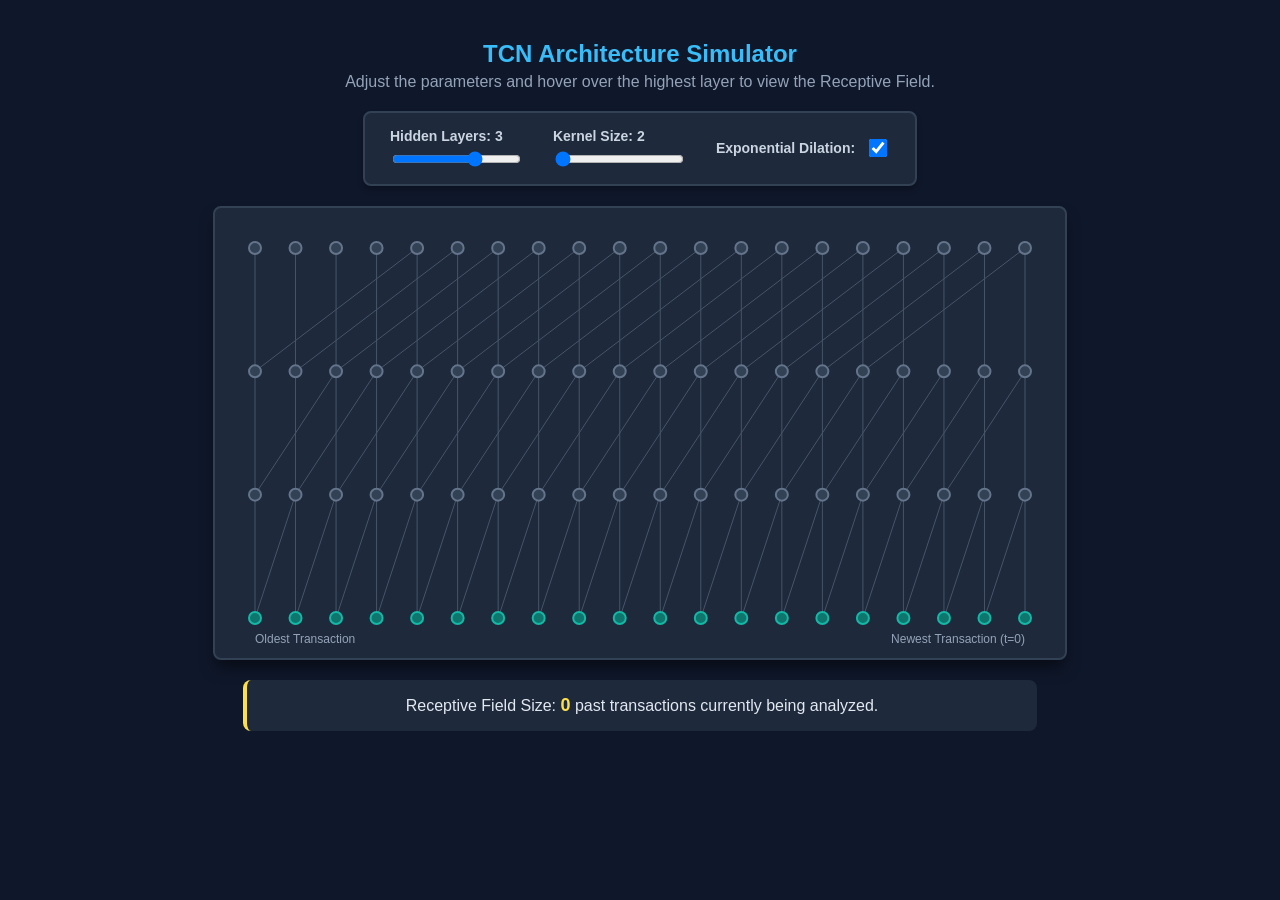
<file: tcn-demo.html>
<!DOCTYPE html>
<html lang="en">
<head>
    <meta charset="UTF-8">
    <meta name="viewport" content="width=device-width, initial-scale=1.0">
    <title>Interactive TCN Visualizer</title>
    <style>
        body {
            font-family: 'Segoe UI', Tahoma, Geneva, Verdana, sans-serif;
            background-color: #0f172a; /* Dark tech theme */
            color: #e2e8f0;
            display: flex;
            flex-direction: column;
            align-items: center;
            padding: 20px;
            margin: 0;
        }
        h2 { margin-bottom: 5px; color: #38bdf8; }
        p { margin-top: 0; margin-bottom: 20px; color: #94a3b8; }
        .dashboard {
            background-color: #1e293b;
            padding: 15px 25px;
            border-radius: 8px;
            border: 2px solid #334155;
            margin-bottom: 20px;
            display: flex;
            gap: 30px;
            align-items: center;
            box-shadow: 0 4px 6px -1px rgba(0, 0, 0, 0.3);
        }
        .control-group {
            display: flex;
            flex-direction: column;
            gap: 5px;
        }
        label { font-size: 14px; font-weight: bold; color: #cbd5e1; }
        canvas {
            background-color: #1e293b;
            border: 2px solid #334155;
            border-radius: 8px;
            box-shadow: 0 10px 15px -3px rgba(0, 0, 0, 0.5);
            cursor: default;
        }
        #infoPanel {
            margin-top: 20px;
            background-color: #1e293b;
            padding: 15px;
            border-radius: 8px;
            border-left: 4px solid #fde047;
            width: 760px;
            font-size: 16px;
            text-align: center;
        }
        .highlight-text { color: #fde047; font-weight: bold; font-size: 18px; }
    </style>
</head>
<body>

    <h2>TCN Architecture Simulator</h2>
    <p>Adjust the parameters and hover over the highest layer to view the Receptive Field.</p>

    <div class="dashboard">
        <div class="control-group">
            <label for="layersSlider">Hidden Layers: <span id="layersVal">3</span></label>
            <input type="range" id="layersSlider" min="1" max="4" value="3">
        </div>
        <div class="control-group">
            <label for="kernelSlider">Kernel Size: <span id="kernelVal">2</span></label>
            <input type="range" id="kernelSlider" min="2" max="3" value="2">
        </div>
        <div class="control-group" style="flex-direction: row; align-items: center; gap: 10px;">
            <label for="dilationToggle">Exponential Dilation:</label>
            <input type="checkbox" id="dilationToggle" checked style="width: 18px; height: 18px;">
        </div>
    </div>

    <canvas id="tcnCanvas" width="850" height="450"></canvas>

    <div id="infoPanel">
        Receptive Field Size: <span id="rfSize" class="highlight-text">0</span> past transactions currently being analyzed.
    </div>

    <script>
        const canvas = document.getElementById('tcnCanvas');
        const ctx = canvas.getContext('2d');

        // UI Elements
        const layersSlider = document.getElementById('layersSlider');
        const kernelSlider = document.getElementById('kernelSlider');
        const dilationToggle = document.getElementById('dilationToggle');
        const layersVal = document.getElementById('layersVal');
        const kernelVal = document.getElementById('kernelVal');
        const rfSizeText = document.getElementById('rfSize');

        const SEQ_LEN = 20; // 20 transaction time steps
        const NODE_RADIUS = 6;
        
        let numLayers = parseInt(layersSlider.value);
        let kernelSize = parseInt(kernelSlider.value);
        let useDilation = dilationToggle.checked;

        let nodes = [];
        let edges = [];
        let hoveredNode = null;
        let activeNodes = new Set();
        let activeEdges = new Set();

        // Listeners for controls
        layersSlider.addEventListener('input', (e) => {
            numLayers = parseInt(e.target.value);
            layersVal.innerText = numLayers;
            updateNetwork();
        });
        kernelSlider.addEventListener('input', (e) => {
            kernelSize = parseInt(e.target.value);
            kernelVal.innerText = kernelSize;
            updateNetwork();
        });
        dilationToggle.addEventListener('change', (e) => {
            useDilation = e.target.checked;
            updateNetwork();
        });

        function updateNetwork() {
            nodes = [];
            edges = [];
            activeNodes.clear();
            activeEdges.clear();
            hoveredNode = null;
            rfSizeText.innerText = "0";

            const startX = 40;
            const endX = canvas.width - 40;
            const startY = canvas.height - 40;
            const endY = 40;
            
            const spacingX = (endX - startX) / (SEQ_LEN - 1);
            // Total rows = numLayers + 1 (Input is layer 0)
            const spacingY = (startY - endY) / Math.max(numLayers, 1);

            // 1. Create Nodes
            for (let l = 0; l <= numLayers; l++) {
                for (let t = 0; t < SEQ_LEN; t++) {
                    nodes.push({
                        id: `L${l}T${t}`,
                        layer: l,
                        time: t,
                        x: startX + t * spacingX,
                        y: startY - l * spacingY,
                        children: [] 
                    });
                }
            }

            // 2. Create Causal Edges
            for (let l = 1; l <= numLayers; l++) {
                // Exponential dilation: 1, 2, 4, 8... OR flat 1 if turned off
                let dilation = useDilation ? Math.pow(2, l - 1) : 1; 
                
                for (let t = 0; t < SEQ_LEN; t++) {
                    let targetNode = nodes.find(n => n.layer === l && n.time === t);
                    
                    // Connect to K past steps based on dilation
                    for (let k = 0; k < kernelSize; k++) {
                        let pastTime = t - (k * dilation);
                        
                        // Causal constraint: Don't look past Time = 0
                        if (pastTime >= 0) {
                            let sourceNode = nodes.find(n => n.layer === l - 1 && n.time === pastTime);
                            if (sourceNode) {
                                targetNode.children.push(sourceNode);
                                edges.push({ from: sourceNode, to: targetNode, id: `E_${targetNode.id}_${sourceNode.id}` });
                            }
                        }
                    }
                }
            }
            drawScene();
        }

        // DFS to find Receptive Field
        function calculateReceptiveField(startNode) {
            activeNodes.clear();
            activeEdges.clear();
            let inputNodesReached = new Set();

            function traverse(node) {
                if (!node) return;
                activeNodes.add(node.id);
                if (node.layer === 0) inputNodesReached.add(node.id);

                node.children.forEach(child => {
                    activeEdges.add(`E_${node.id}_${child.id}`);
                    traverse(child);
                });
            }

            traverse(startNode);
            rfSizeText.innerText = inputNodesReached.size;
        }

        function drawScene() {
            ctx.clearRect(0, 0, canvas.width, canvas.height);

            // Draw Edges
            edges.forEach(edge => {
                let isActive = activeEdges.has(edge.id);
                ctx.beginPath();
                ctx.moveTo(edge.from.x, edge.from.y);
                ctx.lineTo(edge.to.x, edge.to.y);
                
                if (hoveredNode) {
                    ctx.strokeStyle = isActive ? '#38bdf8' : 'rgba(51, 65, 85, 0.15)';
                    ctx.lineWidth = isActive ? 2.5 : 1;
                } else {
                    ctx.strokeStyle = '#475569';
                    ctx.lineWidth = 1;
                }
                ctx.stroke();
            });

            // Draw Nodes
            nodes.forEach(node => {
                let isActive = activeNodes.has(node.id);
                ctx.beginPath();
                ctx.arc(node.x, node.y, NODE_RADIUS, 0, Math.PI * 2);
                
                if (hoveredNode) {
                    if (node.id === hoveredNode.id) {
                        ctx.fillStyle = '#fde047'; // Highlighted start node
                        ctx.strokeStyle = '#fef08a';
                    } else if (isActive) {
                        ctx.fillStyle = node.layer === 0 ? '#10b981' : '#0ea5e9'; // Green for input layer hits
                        ctx.strokeStyle = '#38bdf8';
                    } else {
                        ctx.fillStyle = '#1e293b'; 
                        ctx.strokeStyle = '#334155';
                    }
                } else {
                    // Default state
                    ctx.fillStyle = node.layer === 0 ? '#0f766e' : '#334155';
                    ctx.strokeStyle = node.layer === 0 ? '#14b8a6' : '#64748b';
                }
                
                ctx.fill();
                ctx.lineWidth = 2;
                ctx.stroke();
            });
            
            // Labels
            ctx.fillStyle = '#94a3b8';
            ctx.font = '12px sans-serif';
            ctx.fillText("Oldest Transaction", 40, canvas.height - 15);
            ctx.textAlign = "right";
            ctx.fillText("Newest Transaction (t=0)", canvas.width - 40, canvas.height - 15);
            ctx.textAlign = "left";
        }

        // Mouse interaction
        canvas.addEventListener('mousemove', (e) => {
            const rect = canvas.getBoundingClientRect();
            const mouseX = e.clientX - rect.left;
            const mouseY = e.clientY - rect.top;

            let found = null;
            // Only trigger hover on nodes that have children (Layer > 0)
            let hoverableNodes = nodes.filter(n => n.layer > 0); 

            for (let node of hoverableNodes) {
                const dist = Math.hypot(node.x - mouseX, node.y - mouseY);
                if (dist < 12) {
                    found = node;
                    break;
                }
            }

            if (found !== hoveredNode) {
                hoveredNode = found;
                if (hoveredNode) {
                    calculateReceptiveField(hoveredNode);
                    canvas.style.cursor = 'pointer';
                } else {
                    activeNodes.clear();
                    activeEdges.clear();
                    rfSizeText.innerText = "0";
                    canvas.style.cursor = 'default';
                }
                drawScene();
            }
        });

        // Initialize
        updateNetwork();
    </script>
</body>
</html>
</file>
